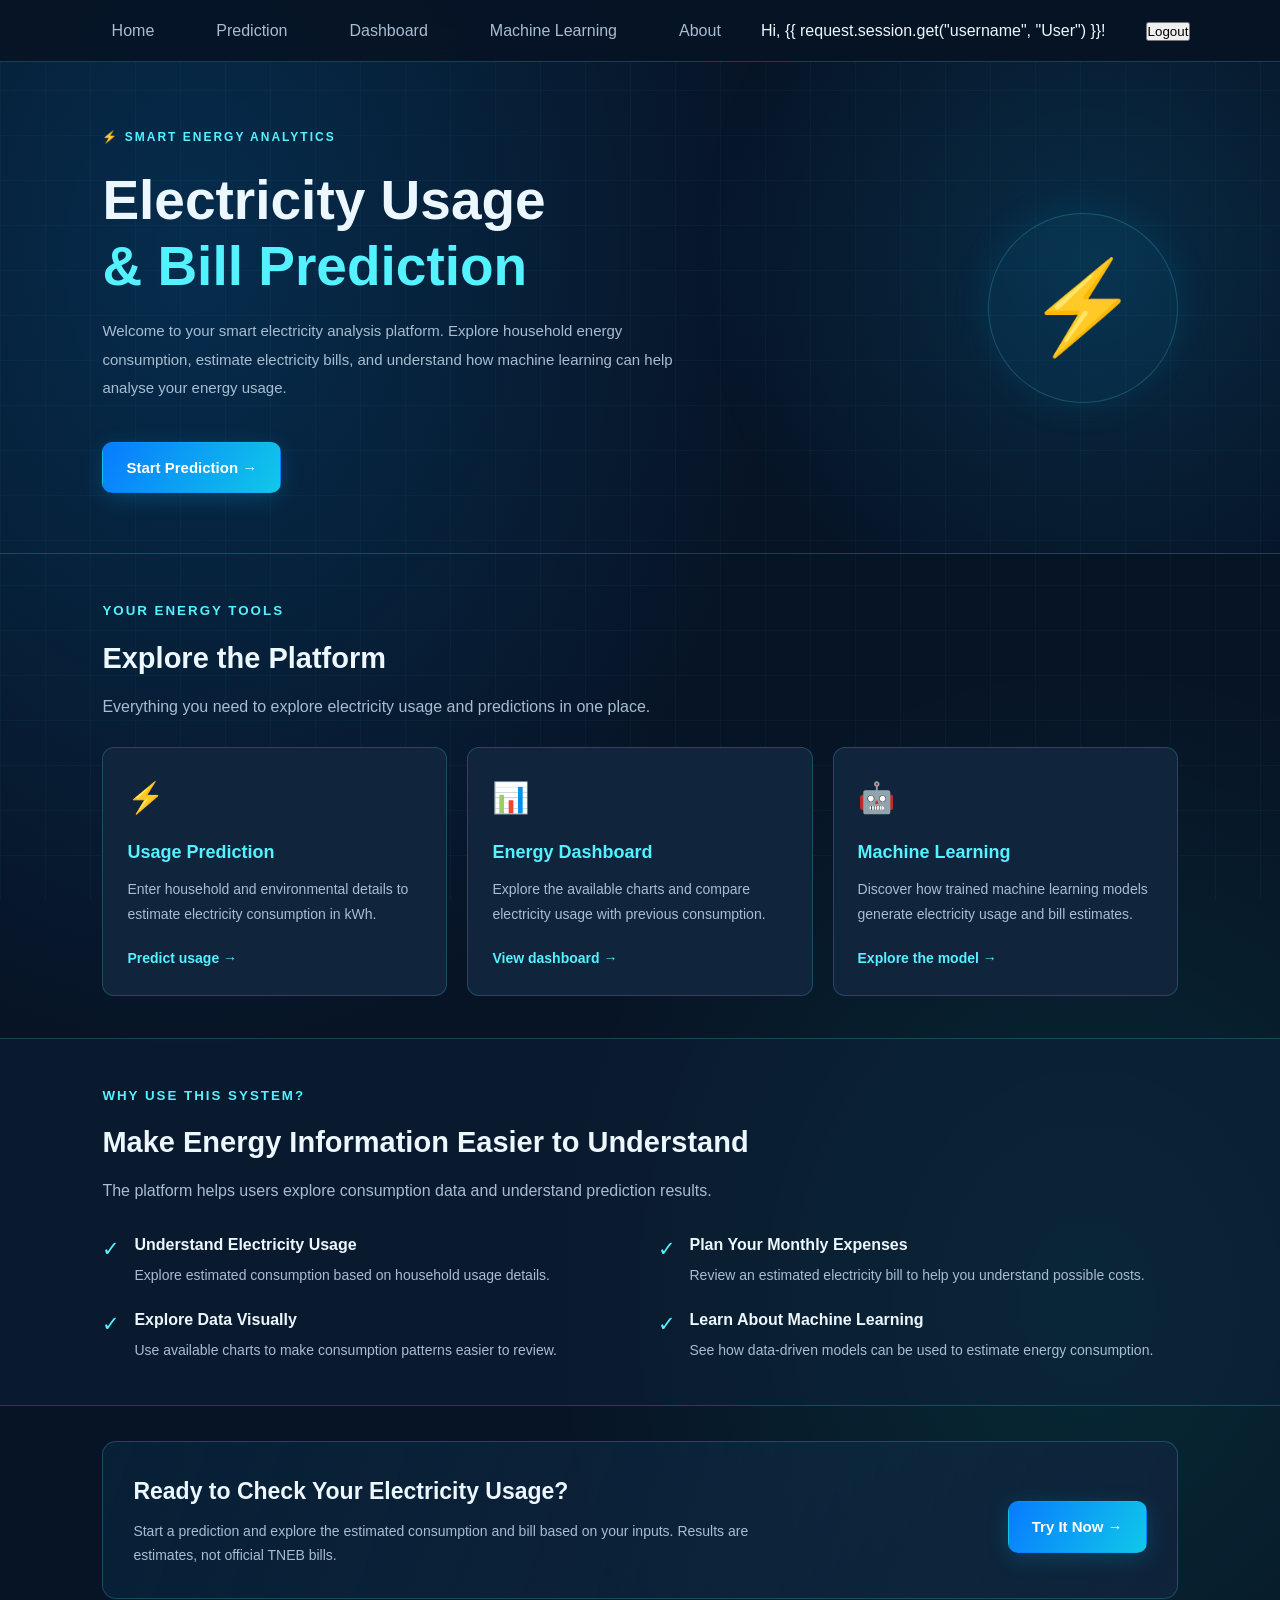
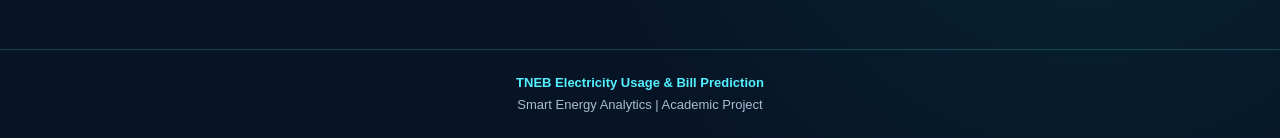
<file: templates/index.html>
<!DOCTYPE html>
<html lang="en">
<head>
    <meta charset="UTF-8">
    <meta name="viewport" content="width=device-width, initial-scale=1.0">
    <title>TNEB | Smart Electricity Prediction</title>
    <link rel="stylesheet" href="/static/style.css">

    <style>
        .home-page {
            color: var(--text);
        }

        .home-welcome {
            padding: 60px 8%;
            display: flex;
            justify-content: space-between;
            align-items: center;
            gap: 35px;
            background:
                radial-gradient(circle at 85% 40%,
                    rgba(18,184,255,.15), transparent 35%);
            border-bottom: 1px solid var(--border);
        }

        .home-welcome-content {
            max-width: 650px;
        }

        .home-label {
            color: var(--cyan);
            font-size: 12px;
            font-weight: bold;
            letter-spacing: 2px;
        }

        .home-welcome h1 {
            font-size: clamp(36px, 4.5vw, 55px);
            line-height: 1.2;
            margin: 18px 0;
        }

        .home-welcome h1 span {
            color: var(--cyan);
        }

        .home-welcome p {
            color: var(--muted);
            font-size: 15px;
            line-height: 1.9;
            max-width: 590px;
            margin-bottom: 25px;
        }

        .home-electric-icon {
            min-width: 190px;
            width: 190px;
            height: 190px;
            border: 1px solid var(--border);
            border-radius: 50%;
            display: flex;
            align-items: center;
            justify-content: center;
            font-size: 90px;
            color: var(--cyan);
            background: rgba(18,184,255,.06);
            box-shadow: 0 0 40px rgba(18,184,255,.10);
        }

        .home-section {
            padding: 42px 8%;
        }

        .home-section-title {
            margin-bottom: 25px;
        }

        .home-section-title small {
            color: var(--cyan);
            font-weight: bold;
            letter-spacing: 2px;
        }

        .home-section-title h2 {
            font-size: 29px;
            margin: 10px 0;
        }

        .home-section-title p {
            color: var(--muted);
            line-height: 1.8;
            max-width: 700px;
        }

        .home-feature-grid {
            display: grid;
            grid-template-columns: repeat(3, minmax(0, 1fr));
            gap: 20px;
        }

        .home-feature {
            padding: 24px;
            background: var(--panel);
            border: 1px solid var(--border);
            border-radius: 12px;
            transition: transform .2s, border-color .2s;
        }

        .home-feature:hover {
            transform: translateY(-4px);
            border-color: var(--cyan);
        }

        .home-feature-icon {
            font-size: 30px;
            margin-bottom: 14px;
        }

        .home-feature h3 {
            font-size: 18px;
            margin-bottom: 10px;
            color: var(--cyan);
        }

        .home-feature p {
            color: var(--muted);
            font-size: 14px;
            line-height: 1.8;
            margin-bottom: 16px;
        }

        .home-text-link {
            color: var(--cyan);
            text-decoration: none;
            font-size: 14px;
            font-weight: bold;
        }

        .home-text-link:hover {
            text-decoration: underline;
        }

        .home-benefits {
            background: rgba(16,36,60,.4);
            border-top: 1px solid var(--border);
            border-bottom: 1px solid var(--border);
        }

        .home-benefit-list {
            display: grid;
            grid-template-columns: repeat(2, minmax(0, 1fr));
            gap: 18px 35px;
        }

        .home-benefit {
            display: flex;
            align-items: flex-start;
            gap: 14px;
        }

        .home-check {
            color: var(--cyan);
            font-size: 21px;
        }

        .home-benefit h3 {
            font-size: 16px;
            margin-bottom: 6px;
        }

        .home-benefit p {
            color: var(--muted);
            font-size: 14px;
            line-height: 1.7;
        }

        .home-bottom {
            margin: 35px 8% 50px;
            padding: 30px;
            display: flex;
            align-items: center;
            justify-content: space-between;
            gap: 25px;
            border: 1px solid var(--border);
            border-radius: 14px;
            background: linear-gradient(
                110deg,
                rgba(18,184,255,.08),
                rgba(16,36,60,.85)
            );
        }

        .home-bottom h2 {
            font-size: 23px;
            margin-bottom: 9px;
        }

        .home-bottom p {
            color: var(--muted);
            font-size: 14px;
            line-height: 1.7;
            max-width: 650px;
        }

        .home-footer {
            text-align: center;
            padding: 22px;
            border-top: 1px solid var(--border);
            color: var(--muted);
            font-size: 13px;
        }

        .home-footer strong {
            color: var(--cyan);
        }

        @media (max-width: 800px) {
            .home-welcome {
                padding: 45px 6%;
            }

            .home-electric-icon {
                min-width: 135px;
                width: 135px;
                height: 135px;
                font-size: 65px;
            }

            .home-feature-grid {
                grid-template-columns: repeat(2, minmax(0, 1fr));
            }

            .home-bottom {
                align-items: flex-start;
                flex-direction: column;
            }
        }

        @media (max-width: 560px) {
            .home-welcome {
                flex-direction: column;
                align-items: flex-start;
            }

            .home-electric-icon {
                align-self: center;
            }

            .home-feature-grid,
            .home-benefit-list {
                grid-template-columns: 1fr;
            }

            .home-section {
                padding: 35px 6%;
            }

            .home-bottom {
                margin: 25px 6% 35px;
                padding: 22px;
            }
        }
    </style>
</head>

<body>
<div class="home-page">

    <!-- Navigation -->
    <nav class="main-nav">
        <a href="/">Home</a>
        <a href="/prediction">Prediction</a>
        <a href="/dashboard">Dashboard</a>
        <a href="/machine-learning">Machine Learning</a>
        <a href="/about">About</a>

        <span class="nav-user">
            Hi, {{ request.session.get("username", "User") }}!
        </span>

        <form action="/logout" method="post" class="logout-form">
            <button type="submit" class="logout-btn">Logout</button>
        </form>
    </nav>

    <!-- Welcome section -->
    <header class="home-welcome">
        <div class="home-welcome-content">
            <span class="home-label">⚡ SMART ENERGY ANALYTICS</span>

            <h1>
                Electricity Usage<br>
                <span>&amp; Bill Prediction</span>
            </h1>

            <p>
                Welcome to your smart electricity analysis platform.
                Explore household energy consumption, estimate
                electricity bills, and understand how machine learning
                can help analyse your energy usage.
            </p>

            <a href="/prediction" class="button">
                Start Prediction →
            </a>
        </div>

        <div class="home-electric-icon">⚡</div>
    </header>

    <!-- Main features -->
    <section class="home-section">
        <div class="home-section-title">
            <small>YOUR ENERGY TOOLS</small>
            <h2>Explore the Platform</h2>
            <p>
                Everything you need to explore electricity usage
                and predictions in one place.
            </p>
        </div>

        <div class="home-feature-grid">

            <article class="home-feature">
                <div class="home-feature-icon">⚡</div>
                <h3>Usage Prediction</h3>
                <p>
                    Enter household and environmental details to
                    estimate electricity consumption in kWh.
                </p>
                <a href="/prediction" class="home-text-link">
                    Predict usage →
                </a>
            </article>

            <article class="home-feature">
                <div class="home-feature-icon">📊</div>
                <h3>Energy Dashboard</h3>
                <p>
                    Explore the available charts and compare
                    electricity usage with previous consumption.
                </p>
                <a href="/dashboard" class="home-text-link">
                    View dashboard →
                </a>
            </article>

            <article class="home-feature">
                <div class="home-feature-icon">🤖</div>
                <h3>Machine Learning</h3>
                <p>
                    Discover how trained machine learning models
                    generate electricity usage and bill estimates.
                </p>
                <a href="/machine-learning" class="home-text-link">
                    Explore the model →
                </a>
            </article>

        </div>
    </section>

    <!-- Benefits -->
    <section class="home-section home-benefits">
        <div class="home-section-title">
            <small>WHY USE THIS SYSTEM?</small>
            <h2>Make Energy Information Easier to Understand</h2>
            <p>
                The platform helps users explore consumption data
                and understand prediction results.
            </p>
        </div>

        <div class="home-benefit-list">

            <div class="home-benefit">
                <span class="home-check">✓</span>
                <div>
                    <h3>Understand Electricity Usage</h3>
                    <p>
                        Explore estimated consumption based on
                        household usage details.
                    </p>
                </div>
            </div>

            <div class="home-benefit">
                <span class="home-check">✓</span>
                <div>
                    <h3>Plan Your Monthly Expenses</h3>
                    <p>
                        Review an estimated electricity bill to
                        help you understand possible costs.
                    </p>
                </div>
            </div>

            <div class="home-benefit">
                <span class="home-check">✓</span>
                <div>
                    <h3>Explore Data Visually</h3>
                    <p>
                        Use available charts to make consumption
                        patterns easier to review.
                    </p>
                </div>
            </div>

            <div class="home-benefit">
                <span class="home-check">✓</span>
                <div>
                    <h3>Learn About Machine Learning</h3>
                    <p>
                        See how data-driven models can be used
                        to estimate energy consumption.
                    </p>
                </div>
            </div>

        </div>
    </section>

    <!-- Final action -->
    <section class="home-bottom">
        <div>
            <h2>Ready to Check Your Electricity Usage?</h2>
            <p>
                Start a prediction and explore the estimated
                consumption and bill based on your inputs.
                Results are estimates, not official TNEB bills.
            </p>
        </div>

        <a href="/prediction" class="button">
            Try It Now →
        </a>
    </section>

    <!-- Footer -->
    <footer class="home-footer">
        <strong>TNEB Electricity Usage &amp; Bill Prediction</strong>
        <p>Smart Energy Analytics | Academic Project</p>
    </footer>

</div>
</body>
</html>
</file>
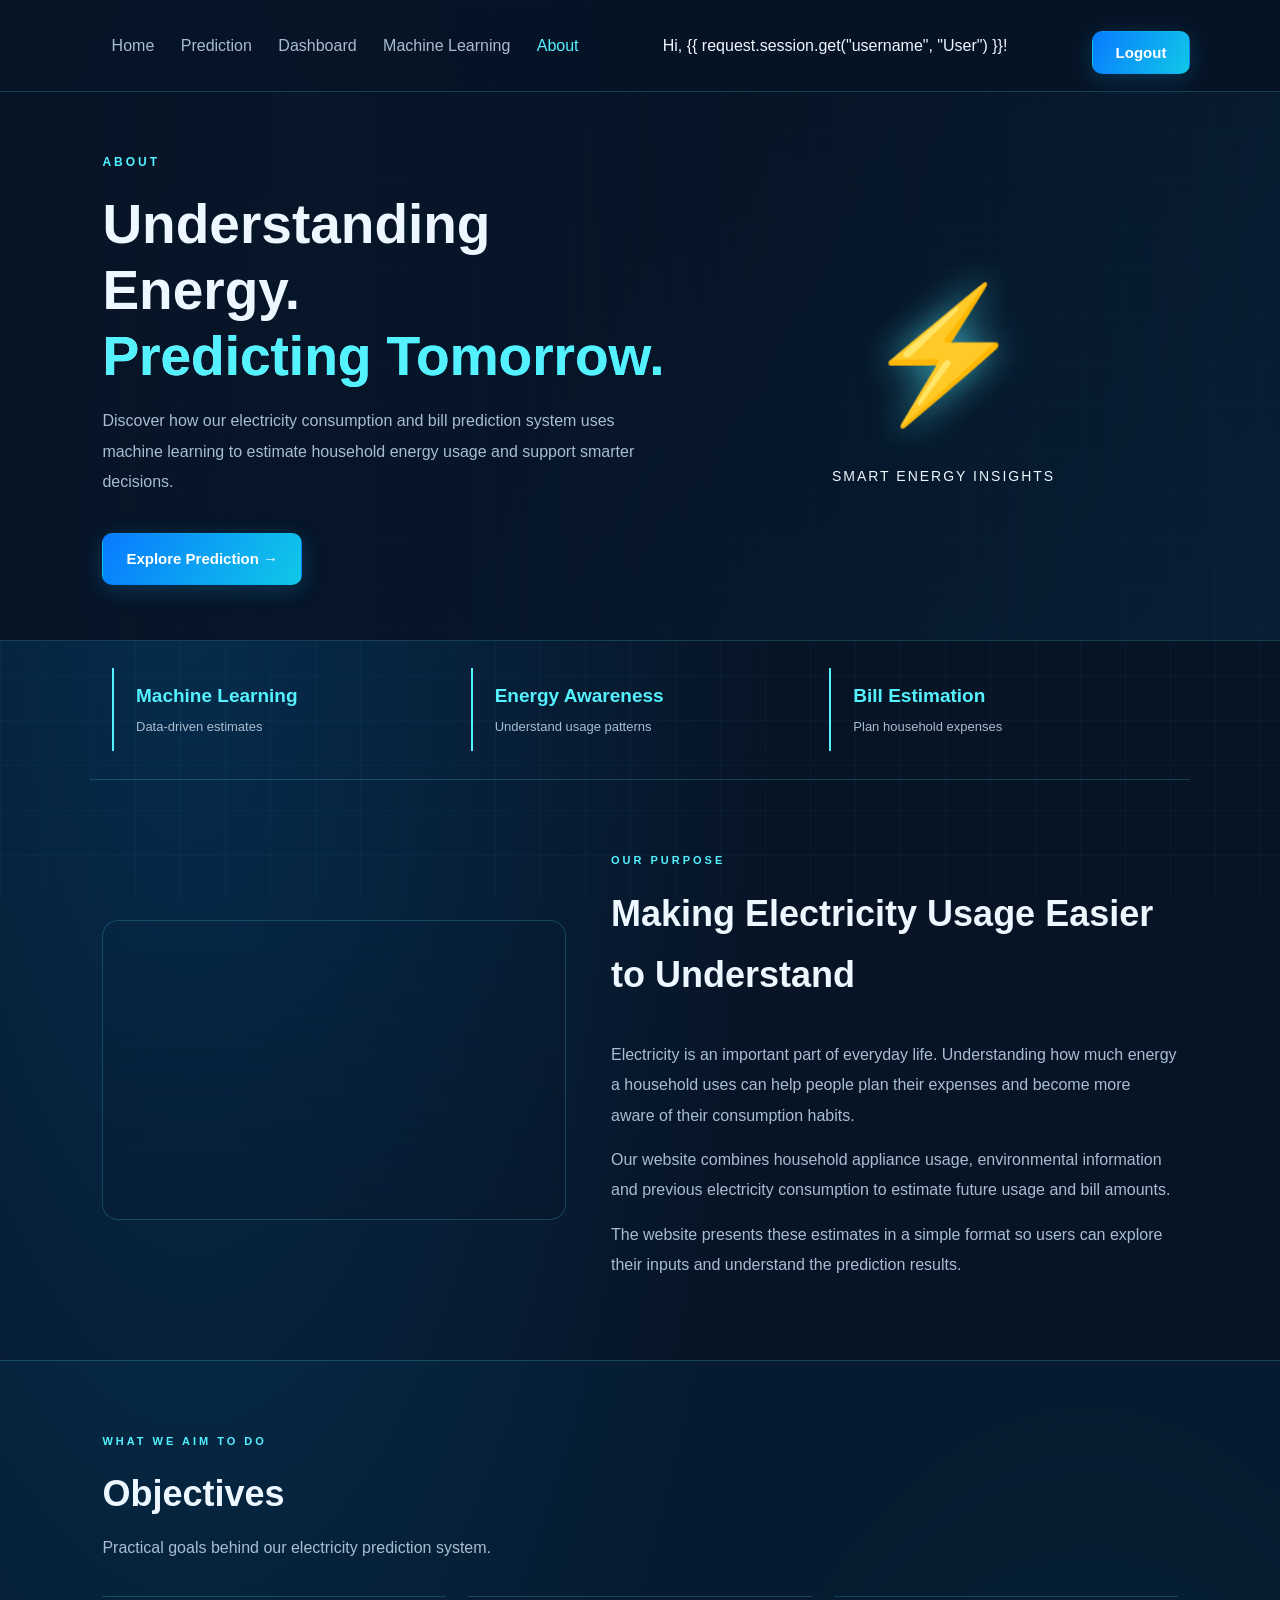
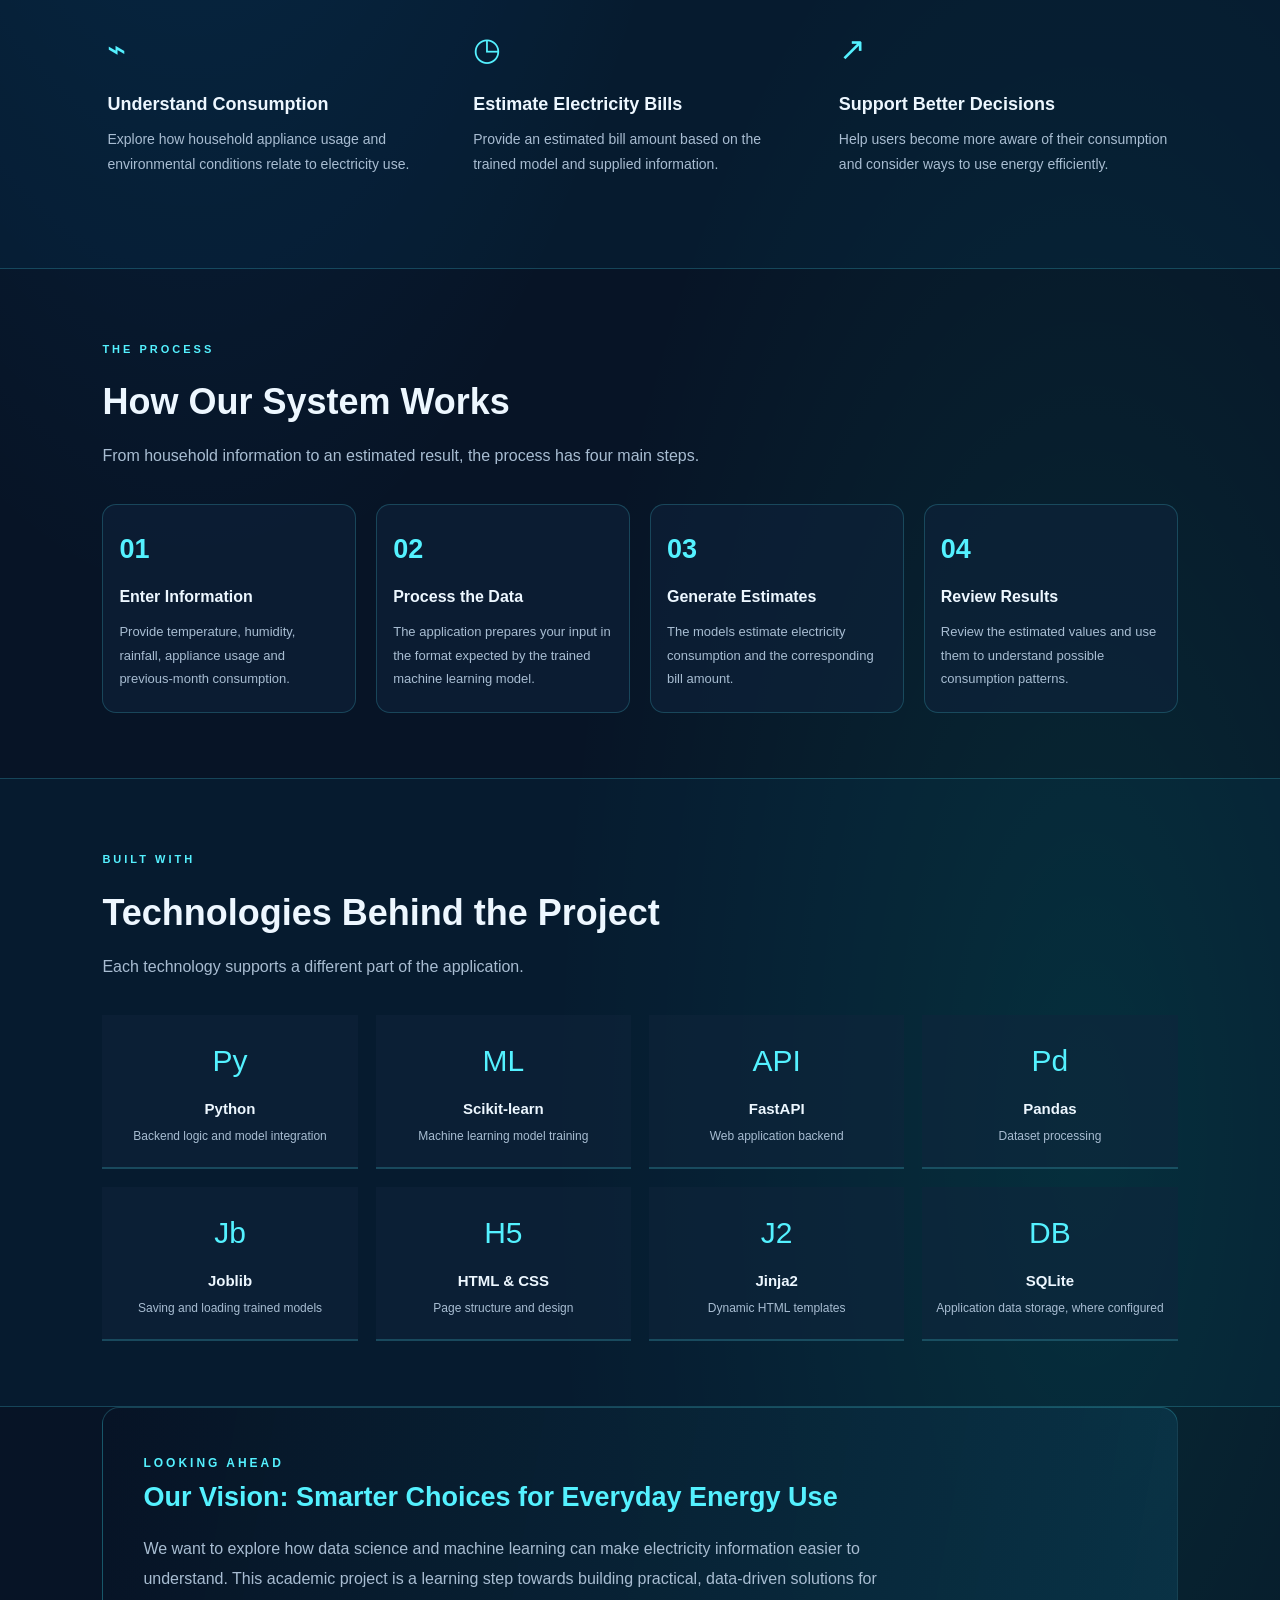
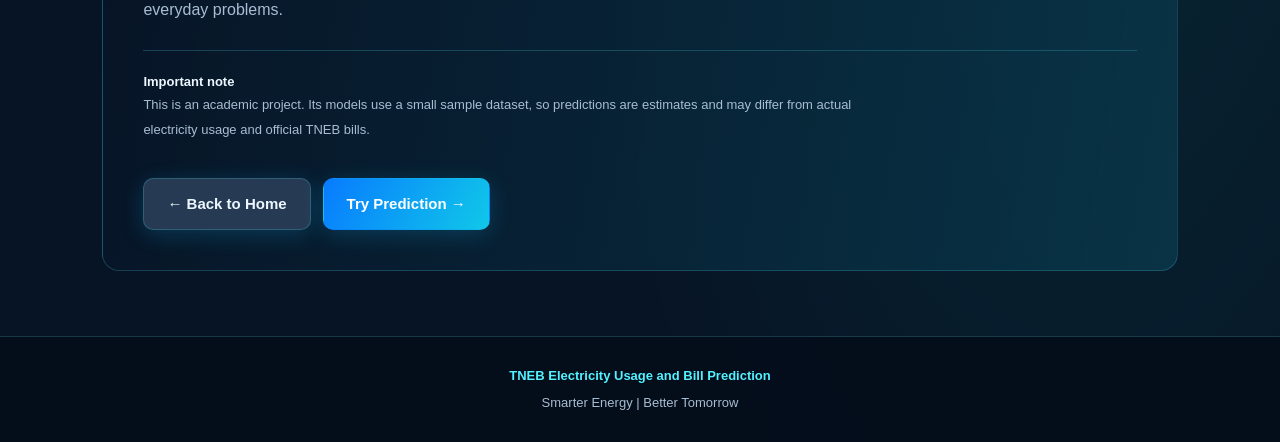
<file: templates/about.html>
<!DOCTYPE html>
<html lang="en">
<head>
    <meta charset="UTF-8">
    <meta name="viewport" content="width=device-width, initial-scale=1.0">
    <title>About | TNEB Electricity Prediction</title>
    <link rel="stylesheet" href="/static/style.css">

    <!-- About-page-only styling -->
    <style>
        .about-site {
            color: var(--text);
        }

        .about-site a {
            text-decoration: none;
        }

        .about-site .about-hero {
            min-height: 390px;
            display: grid;
            grid-template-columns: 1.1fr .9fr;
            align-items: center;
            gap: 35px;
            padding: 55px 8%;
            background:
                linear-gradient(90deg,
                    rgba(7,20,38,.98),
                    rgba(7,20,38,.83) 55%,
                    rgba(7,20,38,.48)),
                url("https://images.unsplash.com/photo-1473341304170-971dccb5ac1e?auto=format&fit=crop&w=1600&q=80")
                center/cover;
            border-bottom: 1px solid var(--border);
        }

        .about-site .about-label {
            color: var(--cyan);
            font-size: 12px;
            font-weight: 800;
            letter-spacing: 3px;
        }

        .about-site .about-hero h1 {
            margin: 17px 0;
            color: var(--text);
            font-size: clamp(34px, 4.5vw, 55px);
            line-height: 1.2;
        }

        .about-site .about-hero h1 span {
            color: var(--cyan);
        }

        .about-site .about-hero p {
            max-width: 560px;
            color: var(--muted);
            line-height: 1.9;
        }

        .about-site .about-energy {
            text-align: center;
            font-size: 130px;
            color: var(--cyan);
            text-shadow: 0 0 35px rgba(84,241,255,.6);
        }

        .about-site .about-energy small {
            display: block;
            color: var(--text);
            font-size: 14px;
            letter-spacing: 2px;
            text-shadow: none;
        }

        .about-site .about-stats {
            max-width: 1100px;
            margin: -1px auto 0;
            padding: 28px 22px;
            display: grid;
            grid-template-columns: repeat(3, 1fr);
            gap: 20px;
            border-bottom: 1px solid var(--border);
        }

        .about-site .about-stat {
            padding: 12px 22px;
            border-left: 2px solid var(--cyan);
        }

        .about-site .about-stat strong {
            display: block;
            color: var(--cyan);
            font-size: 19px;
        }

        .about-site .about-stat span {
            color: var(--muted);
            font-size: 13px;
        }

        .about-site .about-section {
            padding: 65px 8%;
        }

        .about-site .about-section-heading {
            margin-bottom: 35px;
        }

        .about-site .about-section-heading > span {
            color: var(--cyan);
            font-size: 11px;
            font-weight: 800;
            letter-spacing: 3px;
        }

        .about-site .about-section-heading h2 {
            margin-top: 10px;
            color: var(--text);
            font-size: clamp(27px, 3vw, 36px);
        }

        .about-site .about-section-heading p {
            max-width: 650px;
            margin-top: 10px;
            color: var(--muted);
        }

        .about-site .about-intro {
            display: grid;
            grid-template-columns: .9fr 1.1fr;
            align-items: center;
            gap: 45px;
        }

        .about-site .about-photo {
            min-height: 300px;
            border: 1px solid var(--border);
            border-radius: 16px;
            background:
                linear-gradient(0deg,
                    rgba(7,20,38,.25),
                    transparent),
                url("https://images.unsplash.com/photo-1497435334941-8c899ee9e8e9?auto=format&fit=crop&w=1000&q=80")
                center/cover;
        }

        .about-site .about-copy h3 {
            color: var(--cyan);
            font-size: 25px;
            margin-bottom: 15px;
        }

        .about-site .about-copy p {
            color: var(--muted);
            line-height: 1.9;
            margin-bottom: 14px;
        }

        .about-site .about-highlight {
            background: rgba(18,184,255,.045);
            border-top: 1px solid var(--border);
            border-bottom: 1px solid var(--border);
        }

        .about-site .about-objectives {
            display: grid;
            grid-template-columns: repeat(3, minmax(0, 1fr));
            gap: 22px;
        }

        .about-site .about-objective {
            padding: 25px 5px;
            border-top: 1px solid var(--border);
            transition: transform .25s;
        }

        .about-site .about-objective:hover {
            transform: translateY(-5px);
        }

        .about-site .about-objective .about-symbol {
            font-size: 32px;
            color: var(--cyan);
        }

        .about-site .about-objective h3 {
            color: var(--text);
            font-size: 18px;
            margin: 12px 0 8px;
        }

        .about-site .about-objective p {
            color: var(--muted);
            font-size: 14px;
            line-height: 1.8;
        }

        .about-site .about-workflow {
            display: grid;
            grid-template-columns: repeat(4, minmax(0, 1fr));
            gap: 20px;
        }

        .about-site .about-step {
            position: relative;
            padding: 22px 16px;
            border: 1px solid var(--border);
            border-radius: 14px;
            background: rgba(16,36,60,.55);
        }

        .about-site .about-step-number {
            color: var(--cyan);
            font-size: 27px;
            font-weight: 800;
        }

        .about-site .about-step h3 {
            margin: 10px 0;
            color: var(--text);
            font-size: 16px;
        }

        .about-site .about-step p {
            color: var(--muted);
            font-size: 13px;
            line-height: 1.8;
        }

        .about-site .about-tech-grid {
            display: grid;
            grid-template-columns: repeat(4, minmax(0, 1fr));
            gap: 18px;
        }

        .about-site .about-tech {
            padding: 20px 12px;
            text-align: center;
            border-bottom: 2px solid var(--border);
            background: rgba(16,36,60,.5);
            transition: border-color .25s, transform .25s;
        }

        .about-site .about-tech:hover {
            border-color: var(--cyan);
            transform: translateY(-4px);
        }

        .about-site .about-tech-icon {
            color: var(--cyan);
            font-size: 30px;
        }

        .about-site .about-tech h3 {
            color: var(--text);
            font-size: 15px;
            margin: 10px 0 5px;
        }

        .about-site .about-tech p {
            color: var(--muted);
            font-size: 12px;
        }

        .about-site .about-vision {
            margin: 0 8% 65px;
            padding: 40px;
            border: 1px solid var(--border);
            border-radius: 17px;
            background:
                linear-gradient(100deg,
                    rgba(7,20,38,.97),
                    rgba(10,55,75,.85)),
                url("https://images.unsplash.com/photo-1473341304170-971dccb5ac1e?auto=format&fit=crop&w=1400&q=80")
                center/cover;
        }

        .about-site .about-vision h2 {
            color: var(--cyan);
            font-size: 27px;
            margin-bottom: 13px;
        }

        .about-site .about-vision p {
            max-width: 750px;
            color: var(--muted);
            line-height: 1.9;
        }

        .about-site .about-disclaimer {
            margin-top: 25px;
            padding-top: 20px;
            border-top: 1px solid var(--border);
            font-size: 13px;
        }

        .about-site .about-actions {
            margin-top: 22px;
            display: flex;
            gap: 12px;
            flex-wrap: wrap;
        }

        .about-site .about-footer {
            padding: 28px 15px;
            text-align: center;
            background: rgba(4,12,24,.8);
            border-top: 1px solid var(--border);
        }

        .about-site .about-footer strong {
            color: var(--cyan);
        }

        .about-site .about-footer p {
            color: var(--muted);
            font-size: 13px;
            margin-top: 5px;
        }

        @media (max-width: 850px) {
            .about-site .about-hero,
            .about-site .about-intro {
                grid-template-columns: 1fr;
            }

            .about-site .about-energy {
                font-size: 90px;
            }

            .about-site .about-objectives {
                grid-template-columns: repeat(2, minmax(0, 1fr));
            }

            .about-site .about-workflow,
            .about-site .about-tech-grid {
                grid-template-columns: repeat(2, minmax(0, 1fr));
            }
        }

        @media (max-width: 520px) {
            .about-site .about-hero {
                padding: 45px 22px;
            }

            .about-site .about-section {
                padding: 42px 22px;
            }

            .about-site .about-stats,
            .about-site .about-objectives,
            .about-site .about-workflow,
            .about-site .about-tech-grid {
                grid-template-columns: 1fr;
            }

            .about-site .about-vision {
                margin: 0 20px 40px;
                padding: 25px;
            }
        }
    </style>
</head>

<body>
<div class="about-site">

    <!-- Navigation -->
    <nav>

        <div class="nav-links">
            <a href="/">Home</a>
            <a href="/prediction">Prediction</a>
            <a href="/dashboard">Dashboard</a>
            <a href="/machine-learning">Machine Learning</a>
            <a href="/about" class="active">About</a>
        </div>

        <span>
            Hi, {{ request.session.get("username", "User") }}!
        </span>

        <form action="/logout" method="post">
            <button class="button" type="submit">Logout</button>
        </form>
    </nav>

    <!-- Hero -->
    <header class="about-hero">
        <div class="hero-content">
            <span class="about-label">ABOUT </span>

            <h1>
                Understanding Energy.<br>
                <span>Predicting Tomorrow.</span>
            </h1>

            <p>
                Discover how our electricity consumption and bill
                prediction system uses machine learning to estimate
                household energy usage and support smarter decisions.
            </p>

            <a href="/prediction" class="button">
                Explore Prediction →
            </a>
        </div>

        <div class="hero-visual">
            <div class="about-energy">
                ⚡
                <small>SMART ENERGY INSIGHTS</small>
            </div>
        </div>
    </header>

    <!-- Project highlights -->
    <div class="about-stats">
        <div class="about-stat">
            <strong>Machine Learning</strong>
            <span>Data-driven estimates</span>
        </div>

        <div class="about-stat">
            <strong>Energy Awareness</strong>
            <span>Understand usage patterns</span>
        </div>

        <div class="about-stat">
            <strong>Bill Estimation</strong>
            <span>Plan household expenses</span>
        </div>
    </div>

    <!-- About the project -->
    <section class="about-section">
        <div class="about-intro">
            <div class="about-photo"></div>

            <div class="about-copy">
                <div class="about-section-heading">
                    <span>OUR PURPOSE</span>
                    <h2>Making Electricity Usage Easier to Understand</h2>
                </div>

                <p>
                    Electricity is an important part of everyday life.
                    Understanding how much energy a household uses can
                    help people plan their expenses and become more
                    aware of their consumption habits.
                </p>

                <p>
                    Our website combines household appliance usage,
                    environmental information and previous electricity
                    consumption to estimate future usage and bill amounts.
                </p>

                <p>
                    The website presents these estimates in a simple
                    format so users can explore their inputs and
                    understand the prediction results.
                </p>
            </div>
        </div>
    </section>

    <!-- Objectives -->
    <section class="about-section about-highlight">
        <div class="about-section-heading">
            <span>WHAT WE AIM TO DO</span>
            <h2>Objectives</h2>
            <p>
                Practical goals behind our electricity prediction system.
            </p>
        </div>

        <div class="about-objectives">
            <article class="about-objective">
                <div class="about-symbol">⌁</div>
                <h3>Understand Consumption</h3>
                <p>
                    Explore how household appliance usage and
                    environmental conditions relate to electricity use.
                </p>
            </article>

            <article class="about-objective">
                <div class="about-symbol">◷</div>
                <h3>Estimate Electricity Bills</h3>
                <p>
                    Provide an estimated bill amount based on the
                    trained model and supplied information.
                </p>
            </article>

            <article class="about-objective">
                <div class="about-symbol">↗</div>
                <h3>Support Better Decisions</h3>
                <p>
                    Help users become more aware of their consumption
                    and consider ways to use energy efficiently.
                </p>
            </article>
        </div>
    </section>

    <!-- Workflow -->
    <section class="about-section">
        <div class="about-section-heading">
            <span>THE PROCESS</span>
            <h2>How Our System Works</h2>
            <p>
                From household information to an estimated result,
                the process has four main steps.
            </p>
        </div>

        <div class="about-workflow">
            <article class="about-step">
                <div class="about-step-number">01</div>
                <h3>Enter Information</h3>
                <p>
                    Provide temperature, humidity, rainfall,
                    appliance usage and previous-month consumption.
                </p>
            </article>

            <article class="about-step">
                <div class="about-step-number">02</div>
                <h3>Process the Data</h3>
                <p>
                    The application prepares your input in the format
                    expected by the trained machine learning model.
                </p>
            </article>

            <article class="about-step">
                <div class="about-step-number">03</div>
                <h3>Generate Estimates</h3>
                <p>
                    The models estimate electricity consumption
                    and the corresponding bill amount.
                </p>
            </article>

            <article class="about-step">
                <div class="about-step-number">04</div>
                <h3>Review Results</h3>
                <p>
                    Review the estimated values and use them to
                    understand possible consumption patterns.
                </p>
            </article>
        </div>
    </section>

    <!-- Technologies -->
    <section class="about-section about-highlight">
        <div class="about-section-heading">
            <span>BUILT WITH</span>
            <h2>Technologies Behind the Project</h2>
            <p>
                Each technology supports a different part of the application.
            </p>
        </div>

        <div class="about-tech-grid">
            <article class="about-tech">
                <div class="about-tech-icon">Py</div>
                <h3>Python</h3>
                <p>Backend logic and model integration</p>
            </article>

            <article class="about-tech">
                <div class="about-tech-icon">ML</div>
                <h3>Scikit-learn</h3>
                <p>Machine learning model training</p>
            </article>

            <article class="about-tech">
                <div class="about-tech-icon">API</div>
                <h3>FastAPI</h3>
                <p>Web application backend</p>
            </article>

            <article class="about-tech">
                <div class="about-tech-icon">Pd</div>
                <h3>Pandas</h3>
                <p>Dataset processing</p>
            </article>

            <article class="about-tech">
                <div class="about-tech-icon">Jb</div>
                <h3>Joblib</h3>
                <p>Saving and loading trained models</p>
            </article>

            <article class="about-tech">
                <div class="about-tech-icon">H5</div>
                <h3>HTML & CSS</h3>
                <p>Page structure and design</p>
            </article>

            <article class="about-tech">
                <div class="about-tech-icon">J2</div>
                <h3>Jinja2</h3>
                <p>Dynamic HTML templates</p>
            </article>

            <article class="about-tech">
                <div class="about-tech-icon">DB</div>
                <h3>SQLite</h3>
                <p>Application data storage, where configured</p>
            </article>
        </div>
    </section>

    <!-- Vision and disclaimer -->
    <section class="about-vision">
        <span class="about-label">LOOKING AHEAD</span>
        <h2>Our Vision: Smarter Choices for Everyday Energy Use</h2>

        <p>
            We want to explore how data science and machine learning
            can make electricity information easier to understand.
            This academic project is a learning step towards building
            practical, data-driven solutions for everyday problems.
        </p>

        <div class="about-disclaimer">
            <strong>Important note</strong>
            <p>
                This is an academic project. Its models use a small
                sample dataset, so predictions are estimates and may
                differ from actual electricity usage and official
                TNEB bills.
            </p>
        </div>

        <div class="about-actions">
            <a href="/" class="button secondary">← Back to Home</a>
            <a href="/prediction" class="button">Try Prediction →</a>
        </div>
    </section>

    <!-- Footer -->
    <footer class="about-footer">
        <strong>TNEB Electricity Usage and Bill Prediction</strong>
        <p>Smarter Energy | Better Tomorrow</p>
    </footer>

</div>
</body>
</html>
</file>
<file: static/style.css>
/* ==========================================
        TNEB ELECTRICITY USAGE AND BILL PREDICTION
        Complete Website Stylesheet
        ========================================== */

        /* RESET */
        * {
            margin: 0;
            padding: 0;
            box-sizing: border-box;
        }

        :root {
            --bg: #071426;
            --panel: #10243c;
            --blue: #12b8ff;
            --cyan: #54f1ff;
            --text: #edf7ff;
            --muted: #a8bdd2;
            --border: rgba(84, 241, 255, 0.2);
        }

        html {
            scroll-behavior: smooth;
        }

        body {
            font-family: "Segoe UI", Arial, sans-serif;
            background:
                radial-gradient(
                    ellipse at 15% 15%,
                    rgba(0, 155, 255, 0.18),
                    transparent 38%
                ),
                radial-gradient(
                    ellipse at 85% 75%,
                    rgba(0, 255, 200, 0.09),
                    transparent 35%
                ),
                var(--bg);
            color: var(--text);
            min-height: 100vh;
            line-height: 1.7;
            overflow-x: hidden;
        }

        /* BACKGROUND GRID */
        body::before {
            content: "";
            position: fixed;
            inset: 0;
            background-image:
                linear-gradient(
                    rgba(84, 241, 255, 0.035) 1px,
                    transparent 1px
                ),
                linear-gradient(
                    90deg,
                    rgba(84, 241, 255, 0.035) 1px,
                    transparent 1px
                );
            background-size: 45px 45px;
            pointer-events: none;
            z-index: -1;
        }

        /* ==========================================
        NAVIGATION
        ========================================== */

        nav {
            position: sticky;
            top: 0;
            z-index: 100;
            display: flex;
            justify-content: space-between;
            align-items: center;
            flex-wrap: wrap;
            gap: 15px;
            padding: 17px 7%;
            background: rgba(7, 20, 38, 0.94);
            backdrop-filter: blur(16px);
            border-bottom: 1px solid var(--border);
        }

        nav a {
            color: var(--muted);
            text-decoration: none;
            margin-left: 22px;
            transition: color 0.25s ease;
        }

        nav a:hover,
        nav a.active {
            color: var(--cyan);
        }

        nav .logo {
            color: var(--cyan);
            font-size: 22px;
            font-weight: 800;
            letter-spacing: 0.5px;
            margin-left: 0;
        }

        /* ==========================================
        HOMEPAGE HERO
        ========================================== */

        .hero {
            position: relative;
            text-align: center;
            padding: 100px 22px 90px;
            background:
                radial-gradient(
                    ellipse at center,
                    rgba(0, 150, 255, 0.16),
                    transparent 65%
                );
        }

        .eyebrow {
            display: inline-block;
            color: var(--cyan);
            border: 1px solid var(--border);
            background: rgba(18, 184, 255, 0.08);
            border-radius: 30px;
            padding: 6px 16px;
            font-size: 12px;
            font-weight: bold;
            letter-spacing: 2px;
        }

        .hero h1 {
            max-width: 900px;
            margin: 22px auto;
            font-size: clamp(34px, 6vw, 64px);
            line-height: 1.15;
            font-weight: 800;
            background: linear-gradient(
                100deg,
                #ffffff,
                #54f1ff,
                #12b8ff
            );
            background-clip: text;
            -webkit-background-clip: text;
            color: transparent;
        }

        .hero p {
            max-width: 670px;
            margin: 0 auto 25px;
            color: var(--muted);
            font-size: 17px;
        }

        /* ==========================================
        BUTTONS
        ========================================== */

        .button {
            display: inline-block;
            padding: 12px 23px;
            margin-top: 14px;
            border: 1px solid transparent;
            border-radius: 10px;
            background: linear-gradient(
                120deg,
                #087bff,
                #10c8e8
            );
            color: #ffffff;
            font-size: 15px;
            font-weight: 700;
            text-decoration: none;
            cursor: pointer;
            box-shadow: 0 5px 22px rgba(18, 184, 255, 0.2);
            transition: transform 0.25s, box-shadow 0.25s;
        }

        .button:hover {
            transform: translateY(-3px);
            box-shadow: 0 8px 30px rgba(18, 184, 255, 0.38);
        }

        .secondary {
            background: #263b53;
            color: var(--text);
            border-color: var(--border);
        }

        .full-width {
            width: 100%;
            margin-top: 25px;
        }

        /* ==========================================
        HOMEPAGE FEATURE CARDS
        ========================================== */

        .features {
            max-width: 1100px;
            margin: 0 auto 65px;
            padding: 0 22px;
            display: grid;
            grid-template-columns: repeat(
                auto-fit,
                minmax(220px, 1fr)
            );
            gap: 22px;
        }

        .card {
            background: linear-gradient(
                145deg,
                rgba(20, 46, 73, 0.96),
                rgba(12, 29, 49, 0.96)
            );
            padding: 25px;
            border-radius: 17px;
            border: 1px solid var(--border);
            box-shadow: 0 12px 35px rgba(0, 0, 0, 0.16);
            transition: transform 0.3s, border-color 0.3s;
        }

        .card:hover {
            transform: translateY(-5px);
            border-color: rgba(84, 241, 255, 0.65);
        }

        .card h2,
        .card h3 {
            color: var(--cyan);
            margin-bottom: 10px;
        }

        .card p,
        .card li {
            color: var(--muted);
        }

        /* ==========================================
        PREDICTION AND GENERAL CONTENT CONTAINER
        Original styling retained for other pages
        ========================================== */

        .form-container {
            width: min(760px, calc(100% - 32px));
            margin: 42px auto;
            padding: clamp(22px, 5vw, 38px);
            background: rgba(13, 31, 52, 0.92);
            border: 1px solid var(--border);
            border-radius: 20px;
            box-shadow: 0 20px 65px rgba(0, 0, 0, 0.24);
            backdrop-filter: blur(12px);
        }

        .form-container > h1 {
            color: var(--cyan);
            font-size: clamp(27px, 4vw, 38px);
            margin-bottom: 10px;
        }

        .form-container > p {
            color: var(--muted);
            margin-bottom: 16px;
        }

        /* INPUT FIELDS */
        form label {
            display: block;
            margin-top: 17px;
            margin-bottom: 6px;
            color: #d9edff;
            font-size: 14px;
            font-weight: 600;
        }

        form input {
            width: 100%;
            padding: 13px 15px;
            color: var(--text);
            background: #08182a;
            border: 1px solid #29445e;
            border-radius: 9px;
            font-size: 16px;
            outline: none;
            transition: border-color 0.25s, box-shadow 0.25s;
        }

        form input:focus {
            border-color: var(--cyan);
            box-shadow: 0 0 0 3px rgba(84, 241, 255, 0.12);
        }

        form input::placeholder {
            color: #7890a8;
        }

        /* RESULTS */
        .result-grid {
            display: grid;
            grid-template-columns: repeat(
                auto-fit,
                minmax(200px, 1fr)
            );
            gap: 18px;
            margin: 25px 0;
        }

        .result-value {
            color: var(--cyan) !important;
            font-size: clamp(25px, 4vw, 34px);
            font-weight: 800;
            overflow-wrap: anywhere;
            margin-top: 10px;
        }

        .note {
            color: #92a9c0;
            font-size: 13px;
            margin: 24px 0;
        }

        .error {
            color: #ffc6c6;
            background: rgba(220, 38, 38, 0.13);
            border: 1px solid rgba(248, 113, 113, 0.45);
            border-radius: 10px;
            padding: 13px;
            margin: 16px 0;
        }

        .form-container ul {
            padding-left: 22px;
        }

        .form-container article {
            margin-top: 20px;
        }

        /* ==========================================
        ABOUT PAGE BACKGROUND
        ========================================== */

        .about-page {
            background:
                radial-gradient(
                    ellipse at 10% 10%,
                    rgba(18, 184, 255, 0.13),
                    transparent 38%
                ),
                radial-gradient(
                    ellipse at 90% 65%,
                    rgba(0, 255, 200, 0.07),
                    transparent 35%
                ),
                var(--bg);
        }

        /* ==========================================
        ABOUT PAGE CONTENT
        No outer frame, centered readable content
        ========================================== */

        .about-content-page {
            width: 100%;
            max-width: 1100px;
            margin: 0 auto;
            padding: 40px 25px;
            background: transparent;
            border: none;
            border-radius: 0;
            box-shadow: none;
            backdrop-filter: none;
        }

        .about-content-page > h1 {
            color: var(--cyan);
            font-size: clamp(28px, 4vw, 40px);
            line-height: 1.3;
            margin: 20px 0 15px;
        }

        .about-content-page > p {
            max-width: 850px;
            color: var(--muted);
            font-size: 15px;
            line-height: 1.8;
            margin-bottom: 25px;
        }

        /* About project cards */
        .about-content-page > article.card {
            display: block;
            width: 100%;
            margin: 20px 0;
            padding: 28px;
            background: linear-gradient(
                145deg,
                rgba(20, 46, 73, 0.96),
                rgba(12, 29, 49, 0.96)
            );
            border: 1px solid var(--border);
            border-radius: 17px;
            box-shadow: 0 12px 35px rgba(0, 0, 0, 0.16);
        }

        .about-content-page > article.card:hover {
            transform: none;
            border-color: rgba(84, 241, 255, 0.45);
        }

        .about-content-page > article.card h2 {
            color: var(--cyan);
            font-size: 21px;
            line-height: 1.4;
            margin-bottom: 15px;
        }

        .about-content-page > article.card p,
        .about-content-page > article.card li {
            color: var(--muted);
            font-size: 15px;
            line-height: 1.85;
            overflow-wrap: break-word;
        }

        .about-content-page > article.card p {
            margin-bottom: 14px;
        }

        .about-content-page > article.card ul,
        .about-content-page > article.card ol {
            padding-left: 25px;
            margin: 12px 0;
        }

        .about-content-page > article.card li {
            margin-bottom: 7px;
        }

        .about-content-page .note {
            color: #92a9c0;
            font-size: 13px;
            margin: 25px 0;
        }

        .about-content-page > .button {
            margin-right: 10px;
        }

        /* ==========================================
        ABOUT PAGE NAVIGATION
        ========================================== */

        .about-page .navbar {
            position: sticky;
            top: 0;
            z-index: 100;
        }

        .about-page .nav-links {
            display: flex;
            align-items: center;
            flex-wrap: wrap;
            gap: 10px;
        }

        .about-page .nav-links a {
            margin-left: 10px;
        }

        .about-page .nav-links a.active {
            color: var(--cyan);
        }

        /* ==========================================
        ABOUT PAGE HERO WITH ELECTRICITY IMAGE
        ========================================== */

        .about-hero {
            position: relative;
            display: grid;
            grid-template-columns: 1.1fr 0.9fr;
            align-items: center;
            gap: 35px;
            min-height: 480px;
            padding: 75px 8%;
            background:
                linear-gradient(
                    90deg,
                    rgba(7, 20, 38, 0.97) 0%,
                    rgba(7, 20, 38, 0.88) 55%,
                    rgba(7, 20, 38, 0.65) 100%
                ),
                url("https://images.unsplash.com/photo-1473341304170-971dccb5ac1e?auto=format&fit=crop&w=1800&q=85")
                center / cover no-repeat;
            border-bottom: 1px solid var(--border);
            overflow: hidden;
        }

        .about-hero::after {
            content: "";
            position: absolute;
            inset: 0;
            background: linear-gradient(
                120deg,
                transparent 45%,
                rgba(18, 184, 255, 0.07)
            );
            pointer-events: none;
        }

        .hero-content {
            position: relative;
            z-index: 1;
        }

        .hero-tag {
            display: inline-block;
            color: var(--cyan);
            border: 1px solid var(--border);
            background: rgba(18, 184, 255, 0.08);
            border-radius: 30px;
            padding: 7px 15px;
            font-size: 11px;
            font-weight: 800;
            letter-spacing: 2px;
        }

        .about-hero h1 {
            margin: 24px 0;
            color: var(--text);
            font-size: clamp(34px, 4.5vw, 58px);
            line-height: 1.18;
            font-weight: 800;
        }

        .about-hero h1 span {
            background: linear-gradient(
                100deg,
                #ffffff,
                var(--cyan),
                var(--blue)
            );
            background-clip: text;
            -webkit-background-clip: text;
            color: transparent;
        }

        .about-hero p {
            max-width: 610px;
            margin-bottom: 22px;
            color: var(--muted);
            font-size: 16px;
            line-height: 1.9;
        }

        /* ELECTRICITY ILLUSTRATION */
        .hero-visual {
            position: relative;
            display: flex;
            justify-content: center;
            align-items: center;
            min-height: 320px;
            z-index: 1;
        }

        .energy-circle {
            display: flex;
            align-items: center;
            justify-content: center;
            width: 235px;
            height: 235px;
            border: 1px solid rgba(84, 241, 255, 0.7);
            border-radius: 50%;
            background: radial-gradient(
                circle,
                rgba(18, 184, 255, 0.23),
                rgba(7, 20, 38, 0.2)
            );
            box-shadow:
                0 0 35px rgba(18, 184, 255, 0.2),
                inset 0 0 35px rgba(84, 241, 255, 0.1);
        }

        .energy-icon {
            color: var(--cyan);
            font-size: 105px;
            filter: drop-shadow(0 0 18px rgba(84, 241, 255, 0.7));
        }

        .floating-card {
            position: absolute;
            display: flex;
            align-items: center;
            gap: 12px;
            padding: 14px 17px;
            background: rgba(16, 36, 60, 0.94);
            border: 1px solid var(--border);
            border-radius: 13px;
            box-shadow: 0 12px 30px rgba(0, 0, 0, 0.3);
            backdrop-filter: blur(12px);
        }

        .floating-card > span {
            font-size: 25px;
        }

        .floating-card strong,
        .floating-card small {
            display: block;
        }

        .floating-card strong {
            color: var(--text);
            font-size: 13px;
        }

        .floating-card small {
            color: var(--muted);
            font-size: 11px;
            margin-top: 4px;
        }

        .card-one {
            top: 15px;
            right: 0;
        }

        .card-two {
            bottom: 15px;
            left: 0;
        }

        /* ==========================================
        ABOUT PAGE HIGHLIGHT CARDS
        ========================================== */

        .about-highlights {
            max-width: 1200px;
            margin: 0 auto;
            padding: 50px 25px;
            display: grid;
            grid-template-columns: repeat(3, minmax(0, 1fr));
            gap: 22px;
        }

        .highlight-card,
        .objective-card,
        .technology-card {
            background: linear-gradient(
                145deg,
                rgba(20, 46, 73, 0.96),
                rgba(12, 29, 49, 0.96)
            );
            border: 1px solid var(--border);
            border-radius: 17px;
            padding: 26px;
            box-shadow: 0 12px 35px rgba(0, 0, 0, 0.16);
            transition: transform 0.3s, border-color 0.3s,
                        box-shadow 0.3s;
        }

        .highlight-card:hover,
        .objective-card:hover,
        .technology-card:hover {
            transform: translateY(-5px);
            border-color: rgba(84, 241, 255, 0.7);
            box-shadow: 0 15px 35px rgba(18, 184, 255, 0.1);
        }

        .highlight-icon {
            font-size: 34px;
        }

        .highlight-card h3,
        .objective-card h3,
        .technology-card h3 {
            color: var(--cyan);
            margin: 14px 0 9px;
        }

        .highlight-card p,
        .objective-card p,
        .technology-card p {
            color: var(--muted);
            font-size: 14px;
            line-height: 1.8;
        }

        /* ==========================================
        ABOUT PAGE COMMON SECTIONS
        ========================================== */

        .about-section {
            padding: 70px 8%;
        }

        .section-heading {
            text-align: center;
            margin-bottom: 42px;
        }

        .section-heading > span {
            color: var(--cyan);
            font-size: 12px;
            font-weight: 800;
            letter-spacing: 3px;
        }

        .section-heading h2 {
            margin: 12px 0;
            color: var(--text);
            font-size: clamp(28px, 3.5vw, 40px);
        }

        .section-heading p {
            color: var(--muted);
        }

        /* PROJECT OVERVIEW IMAGE */
        .about-content {
            display: grid;
            grid-template-columns: 0.9fr 1.1fr;
            align-items: stretch;
            gap: 40px;
        }

        .about-image {
            min-height: 350px;
            display: flex;
            align-items: flex-end;
            padding: 28px;
            border: 1px solid var(--border);
            border-radius: 18px;
            overflow: hidden;
            background:
                linear-gradient(
                    to top,
                    rgba(7, 20, 38, 0.98),
                    rgba(7, 20, 38, 0.1)
                ),
                url("https://images.unsplash.com/photo-1497435334941-8c899ee9e8e9?auto=format&fit=crop&w=1000&q=85")
                center / cover no-repeat;
            box-shadow: 0 15px 40px rgba(0, 0, 0, 0.2);
        }

        .image-overlay h3 {
            color: #ffffff;
            font-size: 24px;
            margin: 10px 0;
        }

        .image-overlay p {
            color: var(--cyan);
        }

        .large-bolt {
            font-size: 48px;
            color: var(--cyan);
            filter: drop-shadow(0 0 14px rgba(84, 241, 255, 0.8));
        }

        /* PROJECT DESCRIPTION */
        .about-text h3 {
            color: var(--cyan);
            font-size: 26px;
            margin-bottom: 15px;
        }

        .about-text p {
            color: var(--muted);
            line-height: 1.95;
            font-size: 15px;
            margin-bottom: 16px;
        }

        /* ==========================================
        PROJECT OBJECTIVES
        ========================================== */

        .objectives-section {
            background: rgba(16, 36, 60, 0.35);
            border-top: 1px solid rgba(84, 241, 255, 0.08);
            border-bottom: 1px solid rgba(84, 241, 255, 0.08);
        }

        .objectives-grid {
            display: grid;
            grid-template-columns: repeat(2, minmax(0, 1fr));
            gap: 22px;
        }

        .objective-card > span {
            color: var(--cyan);
            font-size: 30px;
            font-weight: 800;
        }

        /* ==========================================
        PROJECT WORKFLOW
        ========================================== */

        .workflow-grid {
            display: grid;
            grid-template-columns: repeat(4, minmax(0, 1fr));
            gap: 20px;
        }

        .workflow-step {
            padding: 25px 15px;
            text-align: center;
            border-top: 1px solid var(--border);
            border-radius: 12px;
            transition: background 0.3s;
        }

        .workflow-step:hover {
            background: rgba(18, 184, 255, 0.06);
        }

        .step-number {
            width: 54px;
            height: 54px;
            display: grid;
            place-items: center;
            margin: 0 auto 18px;
            background: linear-gradient(120deg, #087bff, #10c8e8);
            color: #ffffff;
            border-radius: 50%;
            font-size: 20px;
            font-weight: 800;
            box-shadow: 0 0 22px rgba(18, 184, 255, 0.22);
        }

        .workflow-step h3 {
            color: var(--cyan);
            margin-bottom: 9px;
        }

        .workflow-step p {
            color: var(--muted);
            font-size: 13px;
            line-height: 1.8;
        }

        /* ==========================================
        TECHNOLOGY CARDS
        ========================================== */

        .technology-grid {
            display: grid;
            grid-template-columns: repeat(3, minmax(0, 1fr));
            gap: 20px;
        }

        .technology-card {
            text-align: center;
        }

        .tech-icon {
            font-size: 38px;
            margin-bottom: 8px;
        }

        /* ==========================================
        FUTURE ENHANCEMENTS
        ========================================== */

        .future-section {
            margin: 25px 8% 65px;
            padding: 50px;
            border: 1px solid var(--border);
            border-radius: 20px;
            background:
                linear-gradient(
                    100deg,
                    rgba(7, 20, 38, 0.97),
                    rgba(9, 49, 72, 0.86)
                ),
                url("https://images.unsplash.com/photo-1473341304170-971dccb5ac1e?auto=format&fit=crop&w=1400&q=80")
                center / cover no-repeat;
            box-shadow: 0 15px 40px rgba(0, 0, 0, 0.2);
        }

        .future-section h2 {
            max-width: 700px;
            color: var(--text);
            font-size: clamp(27px, 3.5vw, 42px);
            line-height: 1.3;
            margin: 18px 0;
        }

        .future-section p {
            max-width: 750px;
            color: var(--muted);
            line-height: 1.9;
            margin-bottom: 18px;
        }

        /* ==========================================
        FOOTER
        ========================================== */

        footer {
            text-align: center;
            color: #8199b2;
            padding: 25px 15px;
            margin-top: 30px;
            border-top: 1px solid rgba(84, 241, 255, 0.1);
            font-size: 13px;
        }

        .about-page .footer {
            text-align: center;
            padding: 28px 15px;
            background: rgba(4, 12, 24, 0.8);
            border-top: 1px solid var(--border);
        }

        .about-page .footer p {
            color: var(--cyan);
            font-weight: 700;
        }

        .about-page .footer small {
            color: var(--muted);
        }

        /* ==========================================
        RESPONSIVE DESIGN
        ========================================== */

        @media (max-width: 900px) {
            .about-hero {
                grid-template-columns: 1fr;
                padding: 65px 7%;
            }

            .hero-visual {
                min-height: 290px;
            }

            .about-content {
                grid-template-columns: 1fr;
            }

            .workflow-grid {
                grid-template-columns: repeat(2, minmax(0, 1fr));
            }

            .technology-grid {
                grid-template-columns: repeat(2, minmax(0, 1fr));
            }

            .about-highlights {
                grid-template-columns: repeat(2, minmax(0, 1fr));
            }
        }

        @media (max-width: 600px) {
            nav {
                padding: 15px 18px;
            }

            nav a {
                margin-left: 10px;
                font-size: 14px;
            }

            nav .logo {
                font-size: 19px;
            }

            .hero {
                padding: 65px 18px;
            }

            .features {
                grid-template-columns: 1fr;
            }

            .form-container {
                margin: 24px auto;
            }

            .about-page .navbar {
                padding: 15px 18px;
                gap: 12px;
            }

            .about-page .nav-links {
                gap: 4px;
            }

            .about-page .nav-links a {
                margin-left: 8px;
                font-size: 13px;
            }

            .about-hero {
                padding: 55px 22px;
            }

            .about-hero p {
                font-size: 14px;
            }

            .hero-visual {
                min-height: 260px;
            }

            .energy



.chart-container {
    width: 90%;
    max-width: 420px;
    margin: 20px auto;
    padding: 15px;
    box-sizing: border-box;
    background: #fff;
    border-radius: 12px;
    box-shadow: 0 3px 12px rgba(0, 0, 0, 0.15);
}

.chart-container h2 {
    font-size: 17px;
    text-align: center;
    margin: 0 0 12px;
}

.chart-box {
    position: relative;
    width: 100%;
    height: 200px;
}

.chart-box canvas {
    width: 100% !important;
    height: 100% !important;
}
.bill-amount {
    text-align: center;
    font-size: 20px;
    font-weight: bold;
    color: #059669;
    margin: 10px 0 0;
}

/* Make only the bill chart smaller */
.chart-container:has(#billChart) {
    max-width: 300px;
    height: auto;
    padding: 12px;
}

.chart-container:has(#billChart) .chart-box {
    height: 130px;
    max-width: 100%;
}

.chart-container:has(#billChart) h2 {
    font-size: 15px;
}


/* Fix oversized estimated bill chart */
.chart-container:has(#billChart) {
    width: 300px;
    max-width: 90%;
    height: auto;
    padding: 15px;
    margin: 20px auto;
    box-sizing: border-box;
}

.chart-container:has(#billChart) .chart-box {
    position: relative;
    width: 100%;
    height: 150px;
}

.chart-container:has(#billChart) canvas {
    width: 100% !important;
    height: 100% !important;
    max-height: 150px !important;
}

/* Improve text visibility on machine learning cards */
.ml-card {
    background-color: #ffffff;
    color: #1f2937;
    border: 1px solid #e2e8f0;
}

.ml-card h2,
.ml-card h3 {
    color: #1e3a8a;
}

.ml-card p,
.ml-card li {
    color: #142541;
    line-height: 1.7;
}

.ml-hero h1,
.ml-hero p {
    color: #ffffff;
}

.ml-status {
    background-color: #dcfce7;
    color: #000000;
    font-weight: 600;
}
/* ==========================================
   DASHBOARD + MACHINE LEARNING THEME FIX
   Match the existing website design
   ========================================== */

/* Keep the original dark background */
body {
    background:
        radial-gradient(
            ellipse at 15% 15%,
            rgba(0, 155, 255, 0.18),
            transparent 38%
        ),
        radial-gradient(
            ellipse at 85% 75%,
            rgba(0, 255, 200, 0.09),
            transparent 35%
        ),
        var(--bg);
    color: var(--text);
}

/* Machine Learning cards: use the original dark cards */
.ml-card {
    background: linear-gradient(
        145deg,
        rgba(20, 46, 73, 0.96),
        rgba(12, 29, 49, 0.96)
    ) !important;
    color: var(--text) !important;
    border: 1px solid var(--border) !important;
    border-radius: 17px;
    box-shadow: 0 12px 35px rgba(0, 0, 0, 0.16);
}

/* Machine Learning headings */
.ml-card h1,
.ml-card h2,
.ml-card h3,
.ml-hero h1 {
    color: var(--cyan) !important;
}

/* Machine Learning descriptions */
.ml-card p,
.ml-card li,
.ml-card ol,
.ml-card ul {
    color: var(--muted) !important;
    line-height: 1.7;
}

/* Keep the Machine Learning hero consistent */
.ml-hero {
    background: transparent !important;
    color: var(--text);
}

.ml-hero p {
    color: var(--muted) !important;
}

/* Model status badge */
.ml-status {
    background: rgba(34, 197, 94, 0.13) !important;
    color: #86efac !important;
    border: 1px solid rgba(134, 239, 172, 0.3);
    border-radius: 8px;
    padding: 6px 10px;
}

/* Dashboard cards: match the existing feature cards */
.dashboard-page .card,
.dashboard-page .dashboard-card,
.dashboard-page .stat-card,
.dashboard-page .summary-card {
    background: linear-gradient(
        145deg,
        rgba(20, 46, 73, 0.96),
        rgba(12, 29, 49, 0.96)
    ) !important;
    color: var(--text) !important;
    border: 1px solid var(--border) !important;
    border-radius: 17px;
    box-shadow: 0 12px 35px rgba(0, 0, 0, 0.16);
}

.dashboard-page h1,
.dashboard-page h2,
.dashboard-page h3 {
    color: var(--cyan);
}

.dashboard-page p,
.dashboard-page li {
    color: var(--muted);
}

/* Dashboard charts should blend into the dark theme */
.dashboard-page .chart-container {
    background: rgba(16, 36, 60, 0.96) !important;
    border: 1px solid var(--border);
    color: var(--text);
}

.dashboard-page .chart-container h2 {
    color: var(--cyan);
}

/* Ensure both pages fit smaller screens */
@media (max-width: 600px) {
    .ml-card,
    .dashboard-page .card,
    .dashboard-page .dashboard-card,
    .dashboard-page .stat-card,
    .dashboard-page .summary-card {
        padding: 20px;
    }
}



/* One main container for both graphs */

.results-charts {
    width: min(1100px, calc(100% - 32px));
    margin: 30px auto;
    padding: 26px;
    box-sizing: border-box;
    background: linear-gradient(145deg, #10243C, #071426);
    border: 1px solid rgba(84, 241, 255, 0.3);
    border-radius: 20px;
    box-shadow: 0 10px 35px rgba(0, 0, 0, 0.25);
}

.charts-main-title {
    text-align: center;
    color: #54F1FF;
    margin: 0 0 26px;
    font-size: 24px;
}

.charts-inner {
    display: grid;
    grid-template-columns: repeat(2, minmax(0, 1fr));
    gap: 28px;
}

.result-chart-panel {
    min-width: 0;
    padding: 20px;
    box-sizing: border-box;
    background: rgba(7, 20, 38, 0.75);
    border: 1px solid rgba(84, 241, 255, 0.15);
    border-radius: 14px;
}

.result-chart-panel h3 {
    color: #EDF7FF;
    text-align: center;
    font-size: 17px;
    margin: 0 0 20px;
}

.result-chart-area {
    position: relative;
    width: 100%;
    height: 270px;
}

.result-chart-area canvas {
    width: 100% !important;
    height: 100% !important;
}

.result-chart-panel .bill-amount {
    text-align: center;
    color: #54F1FF;
    font-size: 18px;
    font-weight: bold;
    margin: 18px 0 0;
}

@media (max-width: 700px) {
    .results-charts {
        padding: 16px;
    }

    .charts-inner {
        grid-template-columns: 1fr;
        gap: 18px;
    }

    .result-chart-area {
        height: 240px;
    }
}
body {
    background: red !important;
}

/* FINAL FIX: one shared container for both prediction charts */

body .results-charts {
    display: block !important;
    width: min(1100px, calc(100% - 40px)) !important;
    margin: 30px auto !important;
    padding: 28px !important;
    box-sizing: border-box !important;
    background: linear-gradient(135deg, #10243C, #071426) !important;
    border: 1px solid rgba(84, 241, 255, 0.35) !important;
    border-radius: 20px !important;
    box-shadow: 0 12px 35px rgba(0, 0, 0, 0.3) !important;
}

body .results-charts .charts-main-title {
    color: #54F1FF !important;
    text-align: center !important;
    font-size: 25px !important;
    margin: 0 0 26px !important;
}

body .results-charts .charts-inner {
    display: grid !important;
    grid-template-columns: repeat(2, minmax(0, 1fr)) !important;
    gap: 24px !important;
    width: 100% !important;
}

body .results-charts .result-chart-panel {
    display: block !important;
    min-width: 0 !important;
    padding: 22px !important;
    box-sizing: border-box !important;
    background: #0B1C30 !important;
    border: 1px solid rgba(84, 241, 255, 0.2) !important;
    border-radius: 14px !important;
    box-shadow: none !important;
}

body .results-charts .result-chart-panel h3 {
    color: #EDF7FF !important;
    text-align: center !important;
    font-size: 17px !important;
    margin: 0 0 20px !important;
}

body .results-charts .result-chart-area {
    position: relative !important;
    width: 100% !important;
    height: 270px !important;
}

body .results-charts .result-chart-area canvas {
    display: block !important;
    width: 100% !important;
    height: 100% !important;
}

body .results-charts .bill-amount {
    color: #54F1FF !important;
    text-align: center !important;
    font-size: 18px !important;
    font-weight: 700 !important;
    margin: 18px 0 0 !important;
}

@media (max-width: 700px) {
    body .results-charts .charts-inner {
        grid-template-columns: 1fr !important;
    }

    body .results-charts {
        width: calc(100% - 24px) !important;
        padding: 16px !important;
    }

    body .results-charts .result-chart-panel {
        padding: 14px !important;
    }

    body .results-charts .result-chart-area {
        height: 230px !important;
    }
}
</file>
